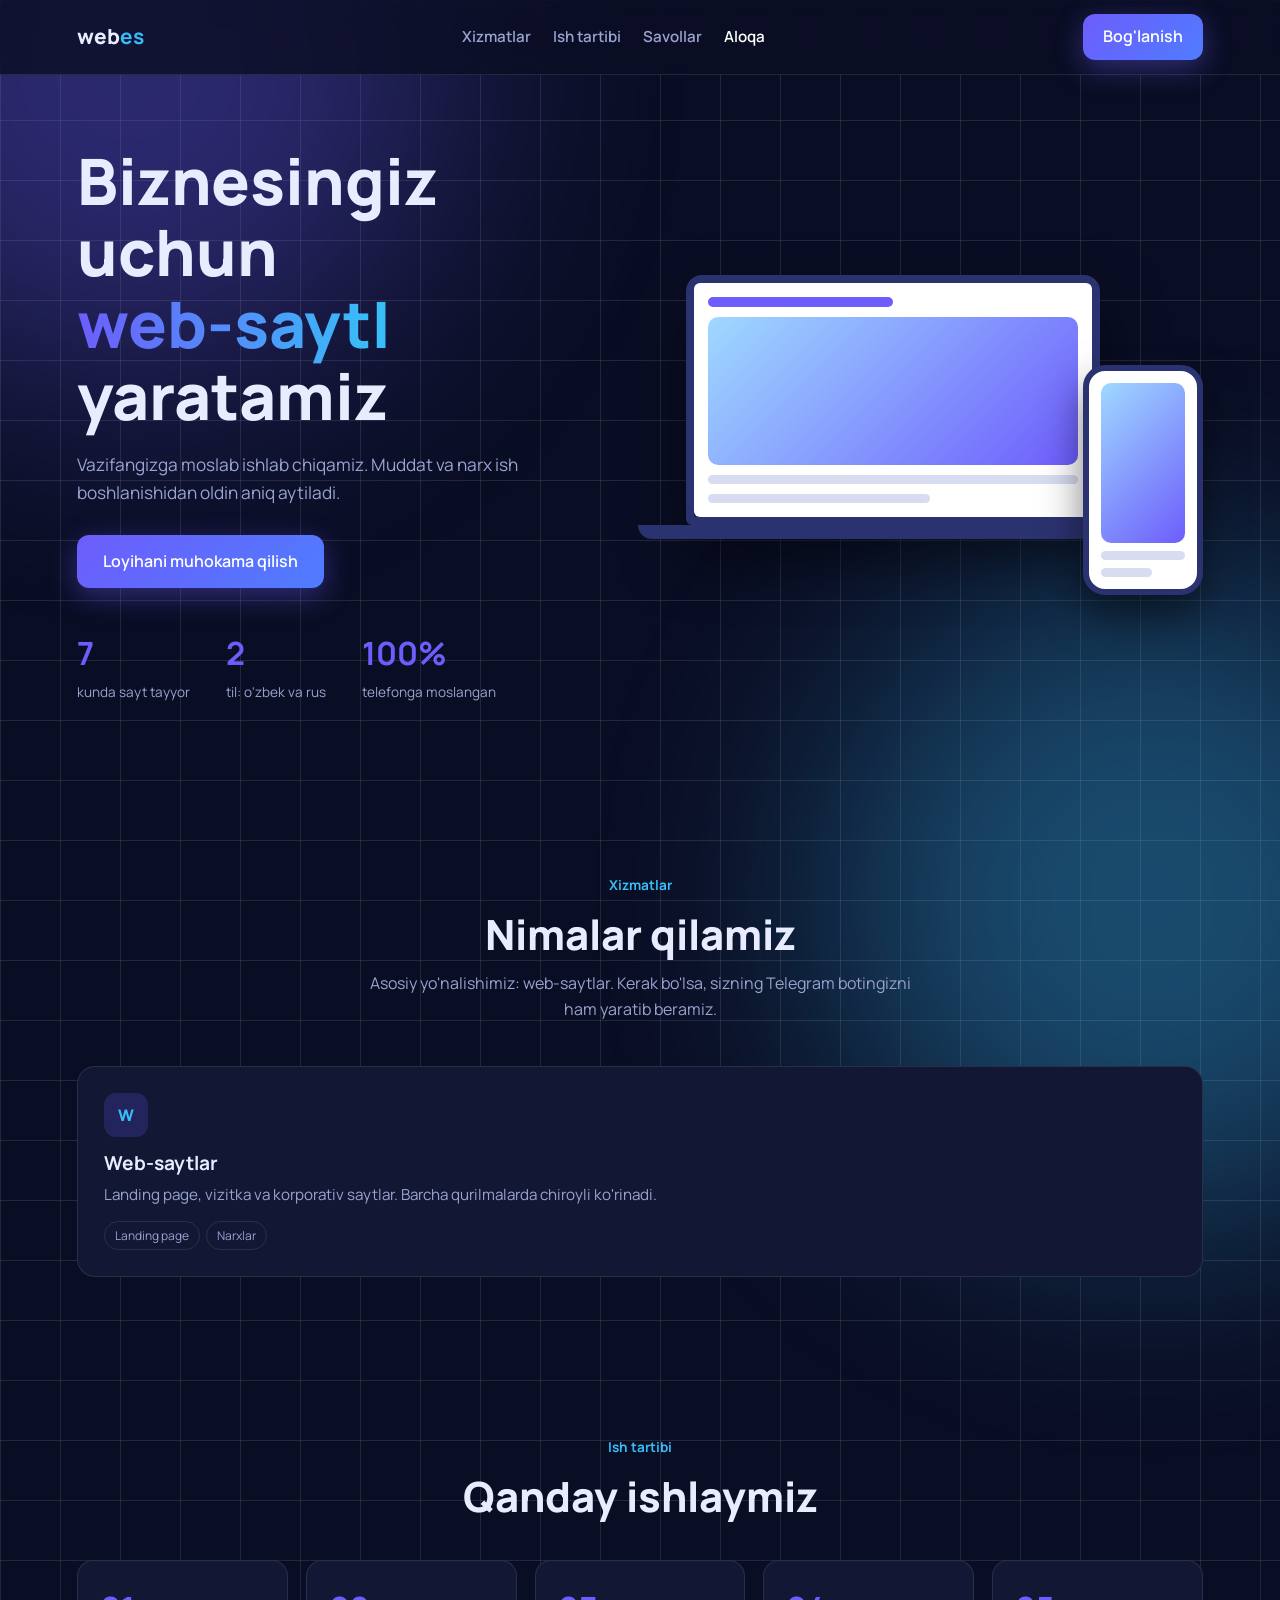
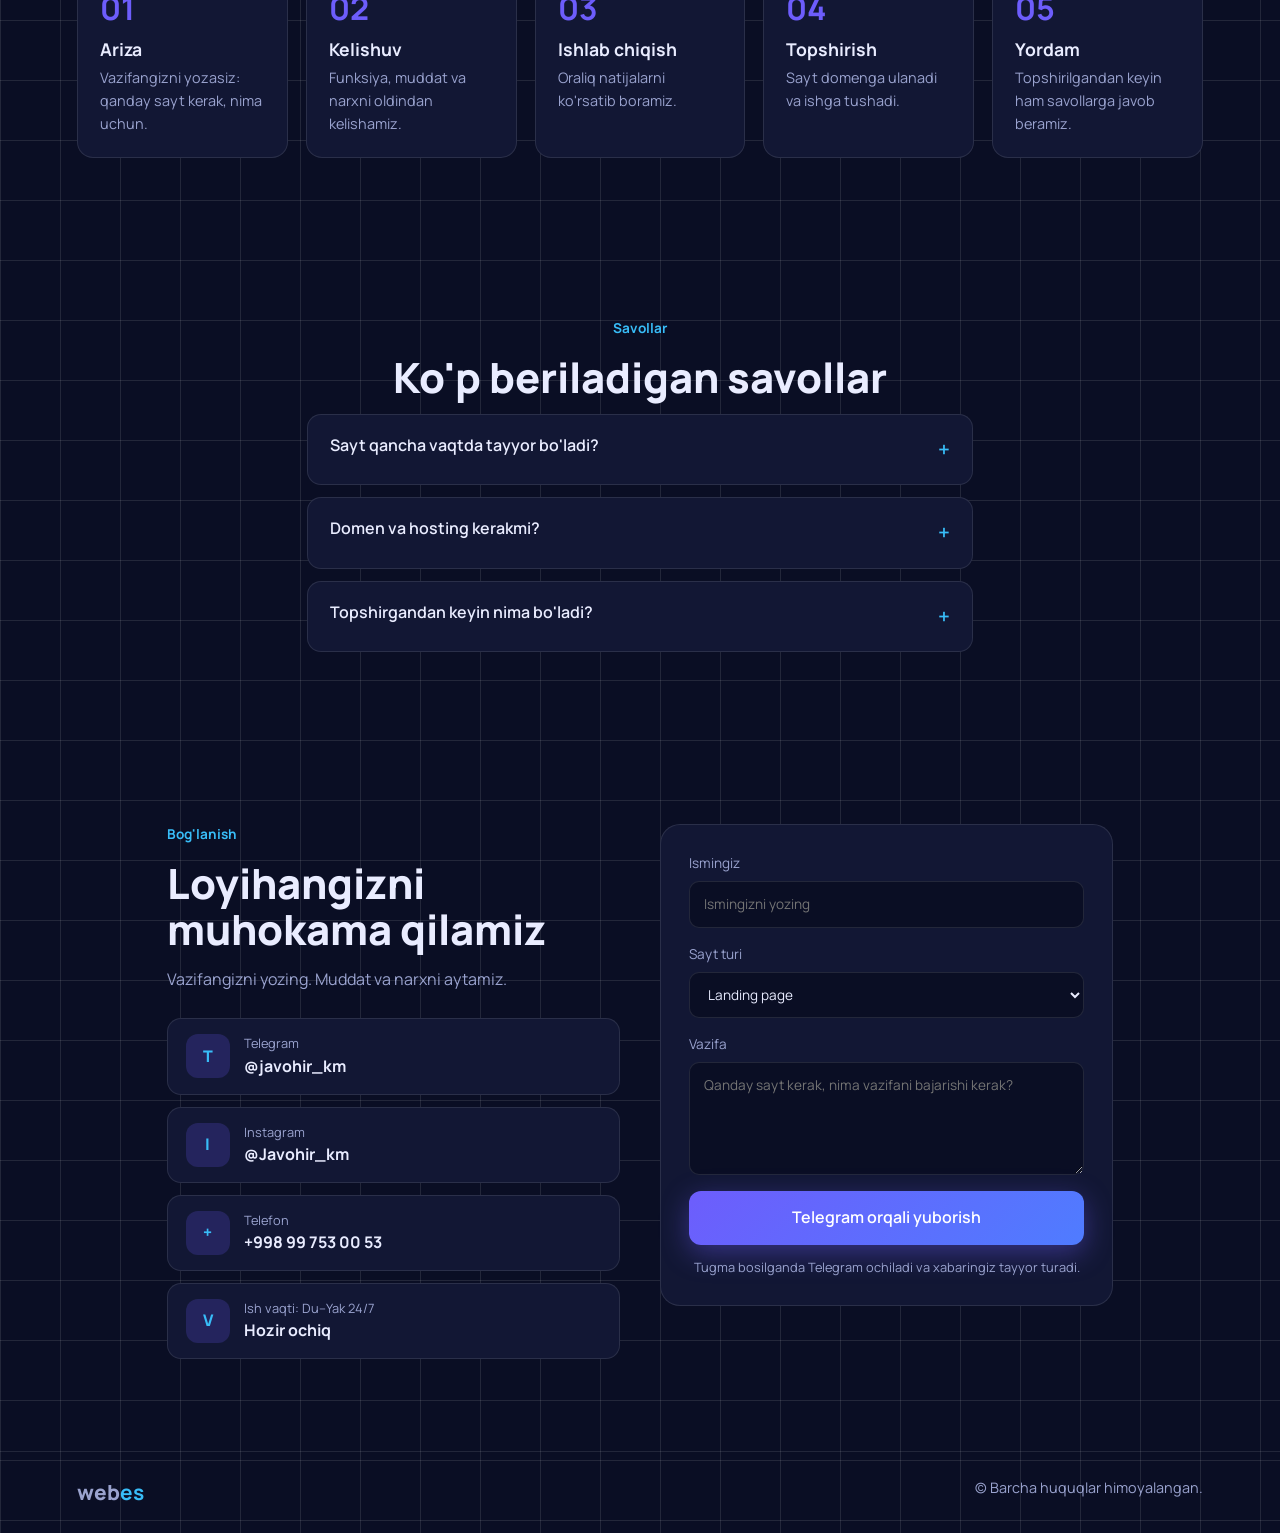
<file: index.html>
<!DOCTYPE html>
<html lang="uz">
<head>
  <meta charset="UTF-8">
  <meta name="viewport" content="width=device-width, initial-scale=1">
  <title>Webes – web-sayt yaratamiz</title>
  <meta name="description" content="Biznesingiz uchun web-sayt yaratamiz.">
  <link rel="icon" href="favicon.ico" sizes="any">
<link rel="icon" href="favicon.png" type="image/png">
<link rel="apple-touch-icon" href="apple-touch-icon.png">
  <link rel="preconnect" href="https://fonts.googleapis.com">
  <link rel="preconnect" href="https://fonts.gstatic.com" crossorigin>
  <link href="https://fonts.googleapis.com/css2?family=Manrope:wght@400;600;800&display=swap" rel="stylesheet">
  <link rel="stylesheet" href="style.css">
</head>
<body>
  <div class="glow g1"></div><div class="glow g2"></div>

  <header class="nav">
    <a class="logo" href="#top">web<b>es</b></a>
    <nav id="menu">
      <a href="#xizmatlar">Xizmatlar</a>
      <a href="#ish">Ish tartibi</a>
      <a href="#savollar">Savollar</a>
      <a href="#aloqa">Aloqa</a>
    </nav>
    <a class="btn btn-main small" href="#aloqa">Bog'lanish</a>
  </header>

  <main id="top">
    <!-- Hero -->
    <section class="hero">
      <div>
        
        <h1>Biznesingiz uchun<br><span class="grad" id="typed"></span><span class="caret">|</span><br>yaratamiz</h1>
        <p class="lead">Vazifangizga moslab ishlab chiqamiz. Muddat va narx ish boshlanishidan oldin aniq aytiladi.</p>
        <div class="buttons">
          <a class="btn btn-main" href="#aloqa">Loyihani muhokama qilish</a>
        
        </div>
        <div class="stats">
          <div><b>7</b><span>kunda sayt tayyor</span></div>
          <div><b>2</b><span>til: o'zbek va rus</span></div>
          <div><b>100%</b><span>telefonga moslangan</span></div>
        </div>
      </div>

      <div class="devices" aria-hidden="true">
        <div class="laptop">
          <div class="screen"><i class="s-bar"></i><i class="s-hero"></i><i class="s-l"></i><i class="s-l short"></i></div>
        </div>
        <div class="phone"><i class="s-hero"></i><i class="s-l"></i><i class="s-l short"></i></div>
      </div>
    </section>

    <!-- Xizmatlar -->
    <section class="block" id="xizmatlar">
      <p class="tag center">Xizmatlar</p>
      <h2>Nimalar qilamiz</h2>
      <p class="sub">Asosiy yo'nalishimiz: web-saytlar. Kerak bo'lsa, sizning Telegram botingizni ham yaratib beramiz.</p>
      <div class="cards">
        <article class="card"><span class="ic">W</span><h3>Web-saytlar</h3><p>Landing page, vizitka va korporativ saytlar. Barcha qurilmalarda chiroyli ko'rinadi.</p><div class="chips"><em>Landing page</em><em>Narxlar</em></div></article>
        
    </section>

    <!-- Loyihalar -->
    <!-- <section class="block" id="loyihalar">
      <p class="tag center">Loyihalar</p>
      <h2>Qilingan ishlar</h2>
      <div class="project">
        <div>
          <div class="switch">
            <button class="sw active" data-mode="pc">Kompyuter</button>
            <button class="sw" data-mode="phone">Telefon</button>
          </div>
          <div class="stage">
            <div class="browser" id="browser">
              <div class="b-bar"><i></i><i></i><i></i><span>namuna.uz</span></div>
              <div class="b-body"><i class="s-hero"></i><i class="s-l"></i><i class="s-l short"></i><i class="s-btn"></i></div>
            </div>
          </div>
        </div>
        <div class="p-info">
          <span class="pill">Ishlab turibdi</span>
          <h3>namuna.uz</h3>
          <p>Bu yerga loyihangiz tavsifini yozing: u nima uchun yaratilgan va mijozga nima beradi.</p>
          <ul class="ticks">
            <li>Telefon va kompyuterda bir xil qulay</li>
            <li>Telegram orqali tez aloqa</li>
            <li>Admin panel orqali yangilash</li>
          </ul>
          <a class="btn btn-dark" href="#">Saytni ochish</a>
        </div>
      </div>
    </section> -->

    <!-- Ish tartibi -->
    <section class="block" id="ish">
      <p class="tag center">Ish tartibi</p>
      <h2>Qanday ishlaymiz</h2>
      <div class="steps">
        <div><b>01</b><h3>Ariza</h3><p>Vazifangizni yozasiz: qanday sayt kerak, nima uchun.</p></div>
        <div><b>02</b><h3>Kelishuv</h3><p>Funksiya, muddat va narxni oldindan kelishamiz.</p></div>
        <div><b>03</b><h3>Ishlab chiqish</h3><p>Oraliq natijalarni ko'rsatib boramiz.</p></div>
        <div><b>04</b><h3>Topshirish</h3><p>Sayt domenga ulanadi va ishga tushadi.</p></div>
        <div><b>05</b><h3>Yordam</h3><p>Topshirilgandan keyin ham savollarga javob beramiz.</p></div>
      </div>
    </section>

    <!-- Savollar -->
    <section class="block narrow" id="savollar">
      <p class="tag center">Savollar</p>
      <h2>Ko'p beriladigan savollar</h2>
      <details><summary>Sayt qancha vaqtda tayyor bo'ladi?</summary><p>1-2kun ichida saytingiz tayyor bo'ladi va ishlaydi.</p></details>
      <details><summary>Domen va hosting kerakmi?</summary><p>Ha, sayt internetda ochilishi uchun kerak. siz tanlaysiz biz tayyorlaymiz.</p></details>
      <details><summary>Topshirgandan keyin nima bo'ladi?</summary><p>Xatolar bo'lsa tuzatamiz, savollaringizga javob beramiz.</p></details>
    </section>

    <!-- Aloqa -->
    <section class="block contact" id="aloqa">
      <div>
        <p class="tag">Bog'lanish</p>
        <h2>Loyihangizni muhokama qilamiz</h2>
        <p class="sub left">Vazifangizni yozing. Muddat va narxni aytamiz.</p>
        <a class="info" href="https://t.me/javohir_km" target="_blank" rel="noopener"><span class="ic">T</span><div><small>Telegram</small><b>@javohir_km</b></div></a>
        <a class="info" href="https://instagram.com/javohirkm" target="_blank" rel="noopener"><span class="ic">I</span><div><small>Instagram</small><b>@Javohir_km</b></div></a>
        <a class="info" href="tel:+998997530053"><span class="ic">+</span><div><small>Telefon</small><b>+998 99 753 00 53</b></div></a>
        <div class="info"><span class="ic">V</span><div><small>Ish vaqti: Du–Yak 24/7</small><b>Hozir ochiq</b></div></div>
      </div>

      <div class="form">
        <label>Ismingiz<input id="fName" type="text" placeholder="Ismingizni yozing"></label>
        <label>Sayt turi
          <select id="fType"><option>Landing page</option></select>
        </label>
        <label>Vazifa<textarea id="fTask" rows="4" placeholder="Qanday sayt kerak, nima vazifani bajarishi kerak?"></textarea></label>
        <button class="btn btn-main" id="send" type="button">Telegram orqali yuborish</button>
        <p class="note">Tugma bosilganda Telegram ochiladi va xabaringiz tayyor turadi.</p>
      </div>
    </section>
  </main>

  <footer><span class="logo">web<b>es</b></span><span>© <span id="year"></span> Barcha huquqlar himoyalangan.</span></footer>
  <button class="up" id="up" aria-label="Tepaga">↑</button>

  <script src="script.js"></script>
</body>
</html>
</file>
<file: style.css>
/* Ranglar shu yerdan o'zgaradi */
:root {
  --bg: #0a0e24;
  --panel: #121734;
  --line: rgba(255,255,255,.1);
  --text: #e9ecff;
  --muted: #9aa3cf;
  --a1: #6d5dfc;
  --a2: #38bdf8;
}
* { box-sizing: border-box; margin: 0; padding: 0; }
html { scroll-behavior: smooth; scroll-padding-top: 80px; }
body {
  font-family: "Manrope", Arial, sans-serif; background: var(--bg); color: var(--text); line-height: 1.6;
  background-image: linear-gradient(var(--line) 1px, transparent 1px), linear-gradient(90deg, var(--line) 1px, transparent 1px);
  background-size: 60px 60px; overflow-x: hidden;
}
a { color: inherit; text-decoration: none; }

/* Burchakdagi yorug'lik */
.glow { position: fixed; width: 50vw; height: 50vw; border-radius: 50%; filter: blur(120px); opacity: .35; z-index: -1; pointer-events: none; }
.g1 { background: var(--a1); top: -20vw; left: -15vw; animation: pulse 12s ease-in-out infinite; }
.g2 { background: var(--a2); bottom: -25vw; right: -15vw; animation: pulse 15s ease-in-out -5s infinite; }
@keyframes pulse { 50% { transform: scale(1.25) translate(4vw, 3vw); opacity: .2; } }

/* Menyu */
.nav { position: sticky; top: 0; z-index: 10; display: flex; align-items: center; justify-content: space-between; gap: 20px; padding: 14px 6vw; background: rgba(10,14,36,.8); backdrop-filter: blur(12px); border-bottom: 1px solid var(--line); }
.logo { font-weight: 800; font-size: 1.3rem; }
.logo b { color: var(--a2); }
#menu { display: flex; gap: 22px; }
#menu a { color: var(--muted); font-weight: 600; font-size: .95rem; }
#menu a:hover, #menu a.on { color: #fff; }

.btn { display: inline-block; padding: 14px 26px; border-radius: 12px; font: inherit; font-weight: 600; border: 1px solid var(--line); cursor: pointer; transition: transform .2s, box-shadow .2s; }
.btn:hover { transform: translateY(-2px); }
.btn:focus-visible, .sw:focus-visible { outline: 3px solid var(--a2); outline-offset: 3px; }
.btn-main { background: linear-gradient(135deg, var(--a1), #4f7cff); color: #fff; border: 0; box-shadow: 0 8px 28px rgba(109,93,252,.4); }
.btn-dark { background: var(--panel); color: var(--text); }
.small { padding: 10px 20px; }

.tag { color: var(--a2); font-weight: 700; font-size: .85rem; margin-bottom: 14px; }
.center { text-align: center; }
h1, h2, h3 { line-height: 1.12; }
.grad { background: linear-gradient(90deg, var(--a1), var(--a2)); -webkit-background-clip: text; background-clip: text; color: transparent; }
.caret { color: var(--a2); animation: blink 1s steps(2) infinite; }
@keyframes blink { 50% { opacity: 0; } }

/* Hero */
.hero { display: grid; grid-template-columns: 1.1fr 1fr; gap: 40px; align-items: center; padding: 70px 6vw 90px; }
.hero h1 { font-size: clamp(2.2rem, 5.2vw, 4rem); font-weight: 800; margin-bottom: 20px; }
.lead { color: var(--muted); max-width: 480px; margin-bottom: 28px; font-size: 1.08rem; }
.buttons { display: flex; gap: 12px; flex-wrap: wrap; margin-bottom: 40px; }
.stats { display: flex; gap: 36px; flex-wrap: wrap; }
.stats b { display: block; font-size: 2rem; color: var(--a1); }
.stats span { color: var(--muted); font-size: .85rem; }

/* Hero rasmi: noutbuk va telefon (CSS bilan) */
.devices { position: relative; height: 340px; animation: float 7s ease-in-out infinite; }
@keyframes float { 50% { transform: translateY(-14px); } }
.laptop { position: absolute; left: 0; top: 20px; width: 80%; height: 250px; background: #1b2150; border: 8px solid #2b3270; border-radius: 16px 16px 6px 6px; box-shadow: 0 30px 60px rgba(0,0,0,.5); }
.laptop::after { content: ""; position: absolute; left: -14%; right: -14%; bottom: -22px; height: 14px; background: #2b3270; border-radius: 0 0 20px 20px; }
.screen { height: 100%; padding: 14px; display: flex; flex-direction: column; gap: 10px; background: #fff; border-radius: 6px; }
.phone { position: absolute; right: 0; bottom: 0; width: 120px; height: 230px; padding: 12px; display: flex; flex-direction: column; gap: 8px; background: #fff; border: 6px solid #2b3270; border-radius: 22px; box-shadow: 0 20px 40px rgba(0,0,0,.5); }
.s-bar { height: 10px; width: 50%; background: var(--a1); border-radius: 6px; }
.s-hero { flex: 1; min-height: 40px; border-radius: 10px; background: linear-gradient(135deg, #9fd9ff, var(--a1)); }
.s-l { height: 9px; border-radius: 6px; background: #d8dcf0; }
.s-l.short { width: 60%; }
.s-btn { height: 26px; width: 110px; border-radius: 8px; background: var(--a1); }

/* Bo'limlar */
.block { padding: 80px 6vw; }
.block h2 { text-align: center; font-size: clamp(1.8rem, 4vw, 2.6rem); font-weight: 800; margin-bottom: 14px; }
.narrow { max-width: 820px; margin: 0 auto; }
.sub { text-align: center; color: var(--muted); max-width: 560px; margin: 0 auto 44px; }
.sub.left { text-align: left; margin: 0 0 26px; }

.cards { display: grid; grid-template-columns: repeat(auto-fit, minmax(230px, 1fr)); gap: 20px; }
.card { padding: 26px; background: var(--panel); border: 1px solid var(--line); border-radius: 18px; transition: transform .3s, border-color .3s; }
.card:hover { transform: translateY(-6px); border-color: var(--a1); }
.ic { display: inline-grid; place-items: center; width: 44px; height: 44px; border-radius: 12px; background: rgba(109,93,252,.2); color: var(--a2); font-weight: 800; margin-bottom: 16px; }
.card h3 { font-size: 1.2rem; margin-bottom: 8px; }
.card p { color: var(--muted); font-size: .95rem; margin-bottom: 14px; }
.chips { display: flex; flex-wrap: wrap; gap: 6px; }
.chips em { font-style: normal; font-size: .75rem; padding: 4px 10px; border: 1px solid var(--line); border-radius: 20px; color: var(--muted); }

/* Loyiha namunasi */
.project { display: grid; grid-template-columns: 1.3fr 1fr; gap: 36px; align-items: center; padding: 30px; background: var(--panel); border: 1px solid var(--line); border-radius: 22px; }
.switch { display: inline-flex; padding: 4px; background: var(--bg); border-radius: 12px; margin-bottom: 16px; }
.sw { font: inherit; font-weight: 600; padding: 8px 18px; border: 0; border-radius: 9px; background: transparent; color: var(--muted); cursor: pointer; }
.sw.active { background: linear-gradient(135deg, var(--a1), #4f7cff); color: #fff; }
.stage { display: flex; justify-content: center; }
.browser { width: 100%; background: #fff; border-radius: 12px; overflow: hidden; transition: width .5s ease; }
.browser.phone-mode { width: 190px; }
.b-bar { display: flex; align-items: center; gap: 6px; padding: 9px 12px; background: #e4e7f5; color: #555b82; font-size: .75rem; }
.b-bar i { width: 9px; height: 9px; border-radius: 50%; background: #aab0d4; }
.b-bar span { margin-left: 8px; }
.b-body { padding: 16px; display: flex; flex-direction: column; gap: 10px; height: 230px; transition: height .5s; }
.phone-mode .b-body { height: 340px; }
.pill { display: inline-block; padding: 4px 12px; border-radius: 20px; background: rgba(56,189,248,.15); color: var(--a2); font-size: .8rem; font-weight: 600; margin-bottom: 12px; }
.p-info h3 { font-size: 1.8rem; margin-bottom: 10px; }
.p-info p { color: var(--muted); margin-bottom: 16px; }
.ticks { list-style: none; margin-bottom: 22px; }
.ticks li { padding: 5px 0 5px 28px; position: relative; }
.ticks li::before { content: "✓"; position: absolute; left: 0; color: var(--a2); font-weight: 800; }

/* Ish tartibi */
.steps { display: grid; grid-template-columns: repeat(auto-fit, minmax(170px, 1fr)); gap: 18px; margin-top: 40px; }
.steps div { padding: 22px; background: var(--panel); border: 1px solid var(--line); border-radius: 16px; }
.steps b { font-size: 2rem; color: var(--a1); }
.steps h3 { margin: 6px 0; font-size: 1.1rem; }
.steps p { color: var(--muted); font-size: .9rem; }

/* Savollar */
details { background: var(--panel); border: 1px solid var(--line); border-radius: 14px; margin-bottom: 12px; }
summary { list-style: none; padding: 18px 22px; font-weight: 600; cursor: pointer; display: flex; justify-content: space-between; }
summary::-webkit-details-marker { display: none; }
summary::after { content: "+"; color: var(--a2); font-size: 1.3rem; transition: transform .3s; }
details[open] summary::after { transform: rotate(45deg); }
details p { padding: 0 22px 18px; color: var(--muted); }

/* Aloqa */
.contact { display: grid; grid-template-columns: 1fr 1fr; gap: 40px; max-width: 1100px; margin: 0 auto; }
.contact h2 { text-align: left; }
.info { display: flex; align-items: center; gap: 14px; padding: 14px 18px; margin-bottom: 12px; background: var(--panel); border: 1px solid var(--line); border-radius: 14px; }
.info .ic { margin: 0; }
.info small { display: block; color: var(--muted); font-size: .8rem; }
.form { padding: 28px; background: var(--panel); border: 1px solid var(--line); border-radius: 20px; align-self: start; }
label { display: block; color: var(--muted); font-size: .85rem; margin-bottom: 16px; }
input, select, textarea { display: block; width: 100%; margin-top: 6px; padding: 12px 14px; font: inherit; color: var(--text); background: var(--bg); border: 1px solid var(--line); border-radius: 10px; }
input:focus, select:focus, textarea:focus { outline: none; border-color: var(--a1); }
.form .btn { width: 100%; }
.note { color: var(--muted); font-size: .8rem; margin-top: 12px; text-align: center; }

footer { display: flex; justify-content: space-between; flex-wrap: wrap; gap: 10px; padding: 24px 6vw; border-top: 1px solid var(--line); color: var(--muted); font-size: .9rem; }
.up { position: fixed; right: 22px; bottom: 22px; width: 46px; height: 46px; border-radius: 50%; border: 0; background: var(--a1); color: #fff; font-size: 1.2rem; cursor: pointer; opacity: 0; pointer-events: none; transition: opacity .3s; box-shadow: 0 8px 24px rgba(109,93,252,.5); }
.up.show { opacity: 1; pointer-events: auto; }

@media (max-width: 860px) {
  #menu { display: none; }
  .hero, .project, .contact { grid-template-columns: 1fr; }
  .devices { height: 300px; }
}
@media (prefers-reduced-motion: reduce) {
  *, *::before, *::after { animation: none !important; transition: none !important; }
  html { scroll-behavior: auto; }
}
</file>
